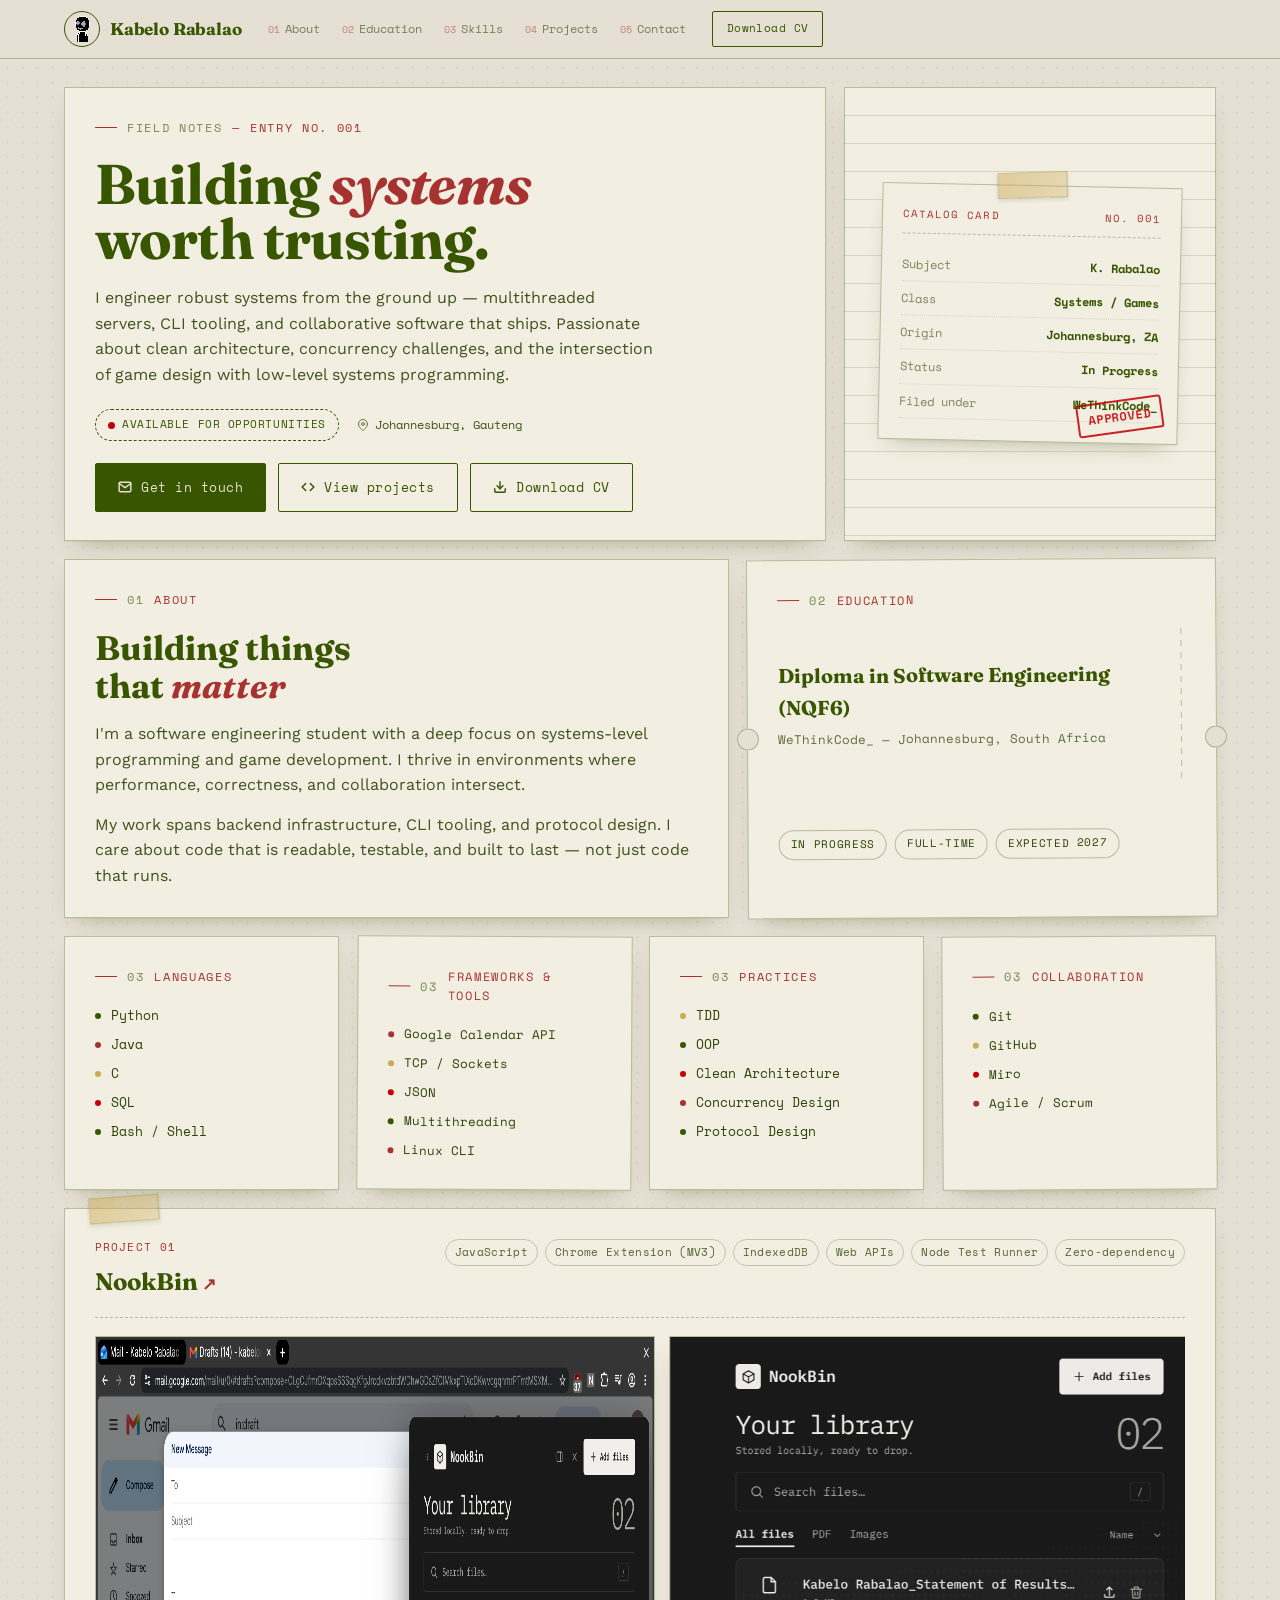
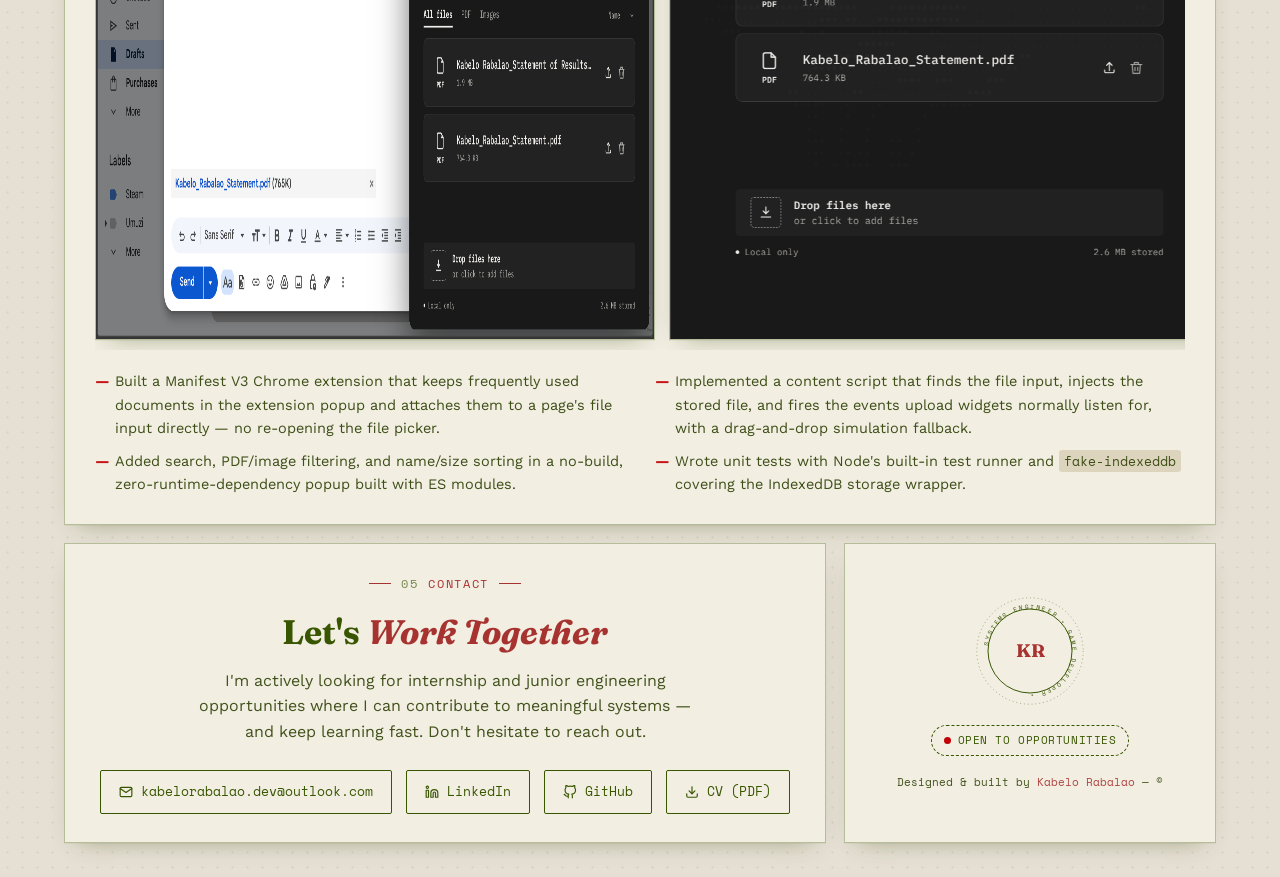
<file: index.html>
<!DOCTYPE html>
<html lang="en">
<head>
    <meta charset="UTF-8" />
    <meta name="viewport" content="width=device-width, initial-scale=1.0" />
    <title>Kabelo Rabalao — Software Engineering Student</title>
    <meta name="theme-color" content="#e6e0d4" />
    <link rel="icon" type="image/svg+xml" href="assets/favicon.svg" />

    <!-- Open Graph / Twitter — og:url + og:image TODO once final domain is live -->
    <meta property="og:title" content="Kabelo Rabalao — Software Engineering Student" />
    <meta property="og:description" content="Portfolio of Kabelo Rabalao, Software Engineering Student specialising in Game & Systems Development." />
    <meta property="og:type" content="website" />
    <meta name="twitter:card" content="summary" />
    <meta name="description" content="Portfolio of Kabelo Rabalao, Software Engineering Student specialising in Game & Systems Development." />

    <link rel="preconnect" href="https://fonts.googleapis.com" />
    <link rel="preconnect" href="https://fonts.gstatic.com" crossorigin />
    <link href="https://fonts.googleapis.com/css2?family=Fraunces:ital,opsz,wght@0,9..144,300..900;1,9..144,300..900&family=Space+Mono:wght@400;700&family=Work+Sans:wght@400;500;600;700;800&display=swap" rel="stylesheet" />

    <link rel="stylesheet" href="css/style.css" />

    <script type="application/ld+json">
    {
      "@context": "https://schema.org",
      "@type": "Person",
      "name": "Kabelo Rabalao",
      "jobTitle": "Software Engineering Student",
      "email": "mailto:kabelorabalao.dev@outlook.com",
      "address": {
        "@type": "PostalAddress",
        "addressLocality": "Johannesburg",
        "addressRegion": "Gauteng",
        "addressCountry": "ZA"
      },
      "alumniOf": { "@type": "Organization", "name": "WeThinkCode_" },
      "sameAs": [
        "https://www.linkedin.com/in/kabelo-rabalao-576933277/",
        "https://github.com/anti00noir"
      ]
    }
    </script>
</head>
<body>

    <!-- ============================================================
         TOPBAR (single nav for all breakpoints)
         ============================================================ -->
    <header class="topbar">
        <div class="topbar-inner">
            <a class="top-brand" href="#hero">
                <span class="brandmark"><img src="assets/meraw-persona.svg" alt="" width="20" height="34"></span>
                <span class="top-name">Kabelo Rabalao</span>
            </a>
            <nav aria-label="Sections">
                <ul class="top-nav" id="site-nav">
                    <li><a href="#about"><span class="n">01</span> About</a></li>
                    <li><a href="#education"><span class="n">02</span> Education</a></li>
                    <li><a href="#skills"><span class="n">03</span> Skills</a></li>
                    <li><a href="#projects"><span class="n">04</span> Projects</a></li>
                    <li><a href="#contact"><span class="n">05</span> Contact</a></li>
                </ul>
            </nav>
            <a href="Kabelo-Rabalao-CV.pdf" class="top-cv" download>Download CV</a>
        </div>
    </header>

    <!-- ============================================================
         BENTO GRID — "Field Archive" tiles
         ============================================================ -->
    <main class="bento" id="top">

        <!-- ================= HERO ================= -->
        <section class="tile tile-hero reveal" data-section="hero">
            <div class="eyebrow"><span class="num">Field Notes</span> — Entry No. 001</div>
            <h2 class="hero-name">Building <em class="accent">systems</em><br/>worth trusting.</h2>
            <p class="hero-summary">I engineer robust systems from the ground up — multithreaded servers, CLI tooling, and collaborative software that ships. Passionate about clean architecture, concurrency challenges, and the intersection of game design with low-level systems programming.</p>
            <div class="hero-meta">
                <div class="status-pill"><span class="status-dot"></span> Available for opportunities</div>
                <p class="side-location">
                    <svg width="12" height="12" viewBox="0 0 24 24" fill="none" stroke="currentColor" stroke-width="2" stroke-linecap="round" stroke-linejoin="round"><path d="M21 10c0 7-9 13-9 13s-9-6-9-13a9 9 0 0 1 18 0z"/><circle cx="12" cy="10" r="3"/></svg>
                    Johannesburg, Gauteng
                </p>
            </div>
            <div class="hero-cta">
                <a href="mailto:kabelorabalao.dev@outlook.com" class="btn btn-primary">
                    <svg width="14" height="14" viewBox="0 0 24 24" fill="none" stroke="currentColor" stroke-width="2.5" stroke-linecap="round" stroke-linejoin="round"><path d="M4 4h16c1.1 0 2 .9 2 2v12c0 1.1-.9 2-2 2H4c-1.1 0-2-.9-2-2V6c0-1.1.9-2 2-2z"/><polyline points="22,6 12,13 2,6"/></svg>
                    Get in touch
                </a>
                <a href="#projects" class="btn btn-outline">
                    <svg width="14" height="14" viewBox="0 0 24 24" fill="none" stroke="currentColor" stroke-width="2.5" stroke-linecap="round" stroke-linejoin="round"><polyline points="16 18 22 12 16 6"/><polyline points="8 6 2 12 8 18"/></svg>
                    View projects
                </a>
                <a href="Kabelo-Rabalao-CV.pdf" class="btn btn-outline" download>
                    <svg width="14" height="14" viewBox="0 0 24 24" fill="none" stroke="currentColor" stroke-width="2.5" stroke-linecap="round" stroke-linejoin="round"><path d="M21 15v4a2 2 0 0 1-2 2H5a2 2 0 0 1-2-2v-4"/><polyline points="7 10 12 15 17 10"/><line x1="12" y1="15" x2="12" y2="3"/></svg>
                    Download CV
                </a>
            </div>
        </section>

        <!-- ================= STATUS / CATALOG CARD ================= -->
        <aside class="tile tile-status reveal" data-section="hero" aria-label="Portfolio at a glance">
            <div class="index-card">
                <span class="tape"></span>
                <div class="index-card-head"><span>Catalog Card</span><span>No. 001</span></div>
                <div class="index-row"><span class="k">Subject</span><span class="v">K. Rabalao</span></div>
                <div class="index-row"><span class="k">Class</span><span class="v">Systems / Games</span></div>
                <div class="index-row"><span class="k">Origin</span><span class="v">Johannesburg, ZA</span></div>
                <div class="index-row"><span class="k">Status</span><span class="v">In Progress</span></div>
                <div class="index-row"><span class="k">Filed under</span><span class="v">WeThinkCode_</span></div>
                <div class="stamp-approved">APPROVED</div>
            </div>
        </aside>

        <!-- ================= ABOUT ================= -->
        <section class="tile tile-about reveal" id="about" data-section="about">
            <div class="eyebrow"><span class="num">01</span> About</div>
            <h2 class="tile-title">Building things<br/>that <em>matter</em></h2>
            <p>I'm a software engineering student with a deep focus on systems-level programming and game development. I thrive in environments where performance, correctness, and collaboration intersect.</p>
            <p>My work spans backend infrastructure, CLI tooling, and protocol design. I care about code that is readable, testable, and built to last — not just code that runs.</p>
        </section>

        <!-- ================= EDUCATION ================= -->
        <section class="tile tile-education reveal tilt-l" id="education" data-section="education">
            <div class="eyebrow"><span class="num">02</span> Education</div>
            <div class="edu-flex">
                <div class="edu-main">
                    <div class="edu-degree">Diploma in Software Engineering (NQF6)</div>
                    <div class="edu-institution">WeThinkCode_ — Johannesburg, South Africa</div>
                </div>
                <div class="edu-divider"></div>
                <div class="edu-meta">
                    <span class="pill">In Progress</span>
                    <span class="pill">Full-Time</span>
                    <span class="pill">Expected 2027</span>
                </div>
            </div>
        </section>

        <!-- ================= SKILLS ================= -->
        <section class="tile tile-skill reveal" id="skills" data-section="skills">
            <div class="eyebrow"><span class="num">03</span> Languages</div>
            <div class="skill-tags">
                <span class="skill-chip"><span class="dot" style="--dc:#385600"></span>Python</span>
                <span class="skill-chip"><span class="dot" style="--dc:#a73330"></span>Java</span>
                <span class="skill-chip"><span class="dot" style="--dc:#ceab53"></span>C</span>
                <span class="skill-chip"><span class="dot" style="--dc:#c30005"></span>SQL</span>
                <span class="skill-chip"><span class="dot" style="--dc:#385600"></span>Bash / Shell</span>
            </div>
        </section>

        <section class="tile tile-skill reveal tilt-r" data-section="skills">
            <div class="eyebrow"><span class="num">03</span> Frameworks &amp; Tools</div>
            <div class="skill-tags">
                <span class="skill-chip"><span class="dot" style="--dc:#a73330"></span>Google Calendar API</span>
                <span class="skill-chip"><span class="dot" style="--dc:#ceab53"></span>TCP / Sockets</span>
                <span class="skill-chip"><span class="dot" style="--dc:#c30005"></span>JSON</span>
                <span class="skill-chip"><span class="dot" style="--dc:#385600"></span>Multithreading</span>
                <span class="skill-chip"><span class="dot" style="--dc:#a73330"></span>Linux CLI</span>
            </div>
        </section>

        <section class="tile tile-skill reveal" data-section="skills">
            <div class="eyebrow"><span class="num">03</span> Practices</div>
            <div class="skill-tags">
                <span class="skill-chip"><span class="dot" style="--dc:#ceab53"></span>TDD</span>
                <span class="skill-chip"><span class="dot" style="--dc:#385600"></span>OOP</span>
                <span class="skill-chip"><span class="dot" style="--dc:#c30005"></span>Clean Architecture</span>
                <span class="skill-chip"><span class="dot" style="--dc:#a73330"></span>Concurrency Design</span>
                <span class="skill-chip"><span class="dot" style="--dc:#385600"></span>Protocol Design</span>
            </div>
        </section>

        <section class="tile tile-skill reveal tilt-l" data-section="skills">
            <div class="eyebrow"><span class="num">03</span> Collaboration</div>
            <div class="skill-tags">
                <span class="skill-chip"><span class="dot" style="--dc:#385600"></span>Git</span>
                <span class="skill-chip"><span class="dot" style="--dc:#ceab53"></span>GitHub</span>
                <span class="skill-chip"><span class="dot" style="--dc:#c30005"></span>Miro</span>
                <span class="skill-chip"><span class="dot" style="--dc:#a73330"></span>Agile / Scrum</span>
            </div>
        </section>

        <!-- ================= PROJECTS ================= -->
        <section class="tile tile-project reveal" id="projects" data-section="projects">
            <span class="tape"></span>
            <div class="project-header">
                <div>
                    <div class="project-number">Project 01</div>
                    <div class="project-name"><a href="https://github.com/anti00noir/nookbin-browser-extension" target="_blank" rel="noopener">NookBin</a></div>
                </div>
                <div class="project-tech-row">
                    <span class="tech-badge">JavaScript</span>
                    <span class="tech-badge">Chrome Extension (MV3)</span>
                    <span class="tech-badge">IndexedDB</span>
                    <span class="tech-badge">Web APIs</span>
                    <span class="tech-badge">Node Test Runner</span>
                    <span class="tech-badge">Zero-dependency</span>
                </div>
            </div>
            <figure class="project-media">
                <img src="assets/nookbin-in-action.png" alt="NookBin popup open over a Gmail compose window, with a stored PDF attached to the message" width="1884" height="1005" loading="lazy">
                <img src="assets/nookbin-popup.png" alt="NookBin popup library view showing stored PDFs with search, filters and sorting" width="931" height="1005" loading="lazy">
            </figure>
            <ul class="project-achievements">
                <li>Built a Manifest V3 Chrome extension that keeps frequently used documents in the extension popup and attaches them to a page's file input directly — no re-opening the file picker.</li>
                <li>Implemented a content script that finds the file input, injects the stored file, and fires the events upload widgets normally listen for, with a drag-and-drop simulation fallback.</li>
                <li>Added search, PDF/image filtering, and name/size sorting in a no-build, zero-runtime-dependency popup built with ES modules.</li>
                <li>Wrote unit tests with Node's built-in test runner and <code>fake-indexeddb</code> covering the IndexedDB storage wrapper.</li>
            </ul>
        </section>

        <!-- ================= CONTACT ================= -->
        <section class="tile tile-contact reveal" id="contact" data-section="contact">
            <div class="eyebrow eyebrow-center"><span class="num">05</span> Contact</div>
            <h2 class="tile-title">Let's <em>Work Together</em></h2>
            <p>I'm actively looking for internship and junior engineering opportunities where I can contribute to meaningful systems — and keep learning fast. Don't hesitate to reach out.</p>
            <div class="contact-links">
                <a href="mailto:kabelorabalao.dev@outlook.com" class="contact-link">
                    <svg width="14" height="14" viewBox="0 0 24 24" fill="none" stroke="currentColor" stroke-width="2" stroke-linecap="round" stroke-linejoin="round"><path d="M4 4h16c1.1 0 2 .9 2 2v12c0 1.1-.9 2-2 2H4c-1.1 0-2-.9-2-2V6c0-1.1.9-2 2-2z"/><polyline points="22,6 12,13 2,6"/></svg>
                    kabelorabalao.dev@outlook.com
                </a>
                <a href="https://www.linkedin.com/in/kabelo-rabalao-576933277/" target="_blank" rel="noopener" class="contact-link">
                    <svg width="14" height="14" viewBox="0 0 24 24" fill="none" stroke="currentColor" stroke-width="2" stroke-linecap="round" stroke-linejoin="round"><path d="M16 8a6 6 0 0 1 6 6v7h-4v-7a2 2 0 0 0-2-2 2 2 0 0 0-2 2v7h-4v-7a6 6 0 0 1 6-6z"/><rect x="2" y="9" width="4" height="12"/><circle cx="4" cy="4" r="2"/></svg>
                    LinkedIn
                </a>
                <a href="https://github.com/anti00noir" target="_blank" rel="noopener" class="contact-link">
                    <svg width="14" height="14" viewBox="0 0 24 24" fill="none" stroke="currentColor" stroke-width="2" stroke-linecap="round" stroke-linejoin="round"><path d="M9 19c-5 1.5-5-2.5-7-3m14 6v-3.87a3.37 3.37 0 0 0-.94-2.61c3.14-.35 6.44-1.54 6.44-7A5.44 5.44 0 0 0 20 4.77 5.07 5.07 0 0 0 19.91 1S18.73.65 16 2.48a13.38 13.38 0 0 0-7 0C6.27.65 5.09 1 5.09 1A5.07 5.07 0 0 0 5 4.77a5.44 5.44 0 0 0-1.5 3.78c0 5.42 3.3 6.61 6.44 7A3.37 3.37 0 0 0 9 18.13V22"/></svg>
                    GitHub
                </a>
                <a href="Kabelo-Rabalao-CV.pdf" class="contact-link" download>
                    <svg width="14" height="14" viewBox="0 0 24 24" fill="none" stroke="currentColor" stroke-width="2" stroke-linecap="round" stroke-linejoin="round"><path d="M21 15v4a2 2 0 0 1-2 2H5a2 2 0 0 1-2-2v-4"/><polyline points="7 10 12 15 17 10"/><line x1="12" y1="15" x2="12" y2="3"/></svg>
                    CV (PDF)
                </a>
            </div>
        </section>

        <!-- ================= FOOTER TILE ================= -->
        <footer class="tile tile-footer reveal">
            <div class="stamp-wrap">
                <svg class="stamp-badge" viewBox="0 0 160 160" width="112" height="112" aria-hidden="true">
                    <defs>
                        <path id="stampCircle" d="M80,80 m-60,0 a60,60 0 1,1 120,0 a60,60 0 1,1 -120,0" />
                    </defs>
                    <circle cx="80" cy="80" r="76" fill="none" stroke="#385600" stroke-width="1" stroke-dasharray="1.5 4" opacity=".6"/>
                    <circle cx="80" cy="80" r="60" fill="none" stroke="#385600" stroke-width="1.4"/>
                    <text font-family="'Space Mono', monospace" font-size="8.6" letter-spacing="2.2" fill="#385600">
                        <textPath href="#stampCircle" startOffset="2%">SYSTEMS ENGINEER • GAME DEVELOPER •</textPath>
                    </text>
                    <text x="80" y="88" text-anchor="middle" font-family="'Fraunces', serif" font-weight="700" font-size="26" fill="#a73330">KR</text>
                </svg>
            </div>
            <div class="status-pill foot-open"><span class="status-dot"></span> Open to opportunities</div>
            <p class="foot-credit">Designed &amp; built by <span>Kabelo Rabalao</span> — &copy; <span id="year"></span></p>
        </footer>

    </main>

</body>
</html>
</file>
<file: css/style.css>
/* ============================================================
   TOKENS
   ============================================================ */
:root{
  --paper:#e6e0d4;
  --paper-alt:#dcd2ba;
  --card:#f2eee2;
  --olive:#385600;
  --olive-soft:#4c7100;
  --gold:#ceab53;
  --brick:#a73330;
  --red:#c30005;
  --ink:#2f4207;
  --line: rgba(56,86,0,.32);
  --line-soft: rgba(56,86,0,.16);
  --shadow: 0 1px 0 rgba(47,66,7,.05), 0 10px 24px -14px rgba(47,66,7,.45);

  --f-display:'Fraunces', serif;
  --f-mono:'Space Mono', monospace;
  --f-body:'Work Sans', sans-serif;

  --topbar-h: 58px;
}

*,*::before,*::after{ box-sizing:border-box; }
html{ scroll-behavior:smooth; }
@media (prefers-reduced-motion: reduce){
  html{ scroll-behavior:auto; }
  *,*::before,*::after{ animation-duration:0.001ms !important; animation-iteration-count:1 !important; transition-duration:0.001ms !important; scroll-behavior:auto !important; }
}

body{
  margin:0;
  font-family:var(--f-body);
  color:var(--ink);
  background-color:var(--paper);
  background-image:
    radial-gradient(circle, rgba(56,86,0,.07) 1px, transparent 1.4px);
  background-size:15px 15px;
  line-height:1.6;
  -webkit-font-smoothing:antialiased;
}

img{ max-width:100%; display:block; }
a{ color:inherit; }
h1,h2,h3,h4{ margin:0; font-family:var(--f-display); font-weight:700; color:var(--olive); }
h2 em{ font-style:italic; color:var(--brick); }
p{ margin:0; }
ul{ margin:0; padding:0; list-style:none; }
button{ font-family:inherit; }

::selection{ background:var(--gold); color:var(--olive); }

a:focus-visible, button:focus-visible{
  outline:2px solid var(--red);
  outline-offset:3px;
  border-radius:2px;
}

/* ============================================================
   SHARED BITS
   ============================================================ */
.eyebrow{
  font-family:var(--f-mono);
  font-size:12px;
  letter-spacing:.14em;
  text-transform:uppercase;
  color:var(--brick);
  display:flex;
  align-items:center;
  gap:10px;
  margin-bottom:20px;
}
.eyebrow::before{
  content:"";
  width:22px; height:1px;
  background:var(--brick);
  flex:none;
}
.eyebrow .num{ color:var(--olive); opacity:.65; }
.eyebrow-center{ justify-content:center; }
.eyebrow-center::after{ content:""; width:22px; height:1px; background:var(--brick); flex:none; }

.tape{
  position:absolute;
  width:70px; height:26px;
  background:linear-gradient(120deg, rgba(206,171,83,.55), rgba(206,171,83,.35));
  border:1px solid rgba(56,86,0,.15);
  box-shadow:0 2px 4px rgba(47,66,7,.15);
  opacity:.9;
}

.btn{
  font-family:var(--f-mono);
  font-size:13px;
  letter-spacing:.04em;
  text-decoration:none;
  display:inline-flex;
  align-items:center;
  gap:9px;
  padding:13px 22px;
  border-radius:2px;
  border:1.5px solid var(--olive);
  cursor:pointer;
  transition:transform .18s ease, background .18s ease, color .18s ease;
}
.btn svg{ flex:none; }
.btn-primary{ background:var(--olive); color:var(--paper); }
.btn-primary:hover{ transform:translate(-2px,-2px); background:var(--ink); }
.btn-outline{ background:transparent; color:var(--olive); }
.btn-outline:hover{ transform:translate(-2px,-2px); background:var(--olive); color:var(--paper); }

.pill{
  font-family:var(--f-mono);
  font-size:11px;
  letter-spacing:.06em;
  text-transform:uppercase;
  padding:5px 11px;
  border:1px solid var(--line);
  border-radius:20px;
  color:var(--ink);
  background:var(--card);
}

/* ============================================================
   TOPBAR — single navigation for all breakpoints
   ============================================================ */
.topbar{
  position:sticky;
  top:0;
  z-index:40;
  background:var(--paper);
  border-bottom:1px solid var(--line);
}
.topbar-inner{
  max-width:1200px;
  margin:0 auto;
  padding:10px 24px;
  min-height:var(--topbar-h);
  display:flex;
  align-items:center;
  gap:16px;
}
.top-brand{
  display:flex;
  align-items:center;
  gap:10px;
  text-decoration:none;
}
.brandmark{
  width:36px; height:36px;
  border-radius:50%;
  border:1.5px solid var(--olive);
  display:flex; align-items:center; justify-content:center;
  color:var(--olive);
  flex:none;
}
.brandmark img{ display:block; width:15px; height:auto; }
.top-name{
  font-family:var(--f-display);
  font-weight:700;
  font-size:17px;
  color:var(--olive);
  letter-spacing:-.01em;
  white-space:nowrap;
}
.top-nav{
  display:flex;
  gap:2px;
  margin-left:auto;
  list-style:none;
}
.top-nav a{
  position:relative;
  display:inline-flex;
  align-items:baseline;
  gap:5px;
  font-family:var(--f-mono);
  font-size:12px;
  text-decoration:none;
  padding:8px 10px;
  color:var(--ink);
  opacity:.6;
  white-space:nowrap;
  transition:opacity .2s ease, color .2s ease;
}
.top-nav a .n{ color:var(--brick); font-size:10px; opacity:.9; }
.top-nav a:hover{ opacity:1; color:var(--olive); }
.top-nav a.active{
  opacity:1;
  color:var(--olive);
  font-weight:700;
}
.top-nav a.active::after{
  content:"";
  position:absolute;
  left:10px; right:10px; bottom:1px;
  height:2px;
  background:var(--red);
}
.top-cv{
  font-family:var(--f-mono);
  font-size:11px;
  letter-spacing:.04em;
  text-decoration:none;
  color:var(--olive);
  border:1.5px solid var(--olive);
  border-radius:2px;
  padding:8px 14px;
  white-space:nowrap;
  transition:background .18s ease, color .18s ease;
}
.top-cv:hover{ background:var(--olive); color:var(--paper); }

/* ============================================================
   BENTO GRID — "Field Archive" tiles
   ============================================================ */
.bento{
  max-width:1200px;
  margin:0 auto;
  padding:28px 24px 34px;
  display:grid;
  grid-template-columns:repeat(12, 1fr);
  gap:18px;
  align-items:stretch;
}

.tile{
  position:relative;
  min-width:0;
  background:var(--card);
  border:1px solid var(--line);
  box-shadow:var(--shadow);
  padding:30px 30px 28px;
  scroll-margin-top:78px;
}

.tilt-l{ rotate:-.35deg; }
.tilt-r{ rotate:.35deg; }

.tile .eyebrow{ margin-bottom:20px; }
.tile-title{
  font-size:clamp(26px,3vw,34px);
  line-height:1.12;
  margin-bottom:16px;
}
.tile p{ opacity:.9; }
.tile p + p{ margin-top:14px; }

/* ---------------- HERO TILE (span 8) ---------------- */
.tile-hero{ grid-column:span 8; }
.hero-name{
  font-size:clamp(36px,4.6vw,56px);
  line-height:.98;
  letter-spacing:-.015em;
  margin:6px 0 18px;
}
.hero-name .accent{ font-style:italic; }
.hero-summary{
  font-size:16px;
  color:var(--ink);
  opacity:.88;
  max-width:56ch;
  margin-bottom:22px;
  margin-left:0;
}
.hero-meta{
  display:flex;
  flex-wrap:wrap;
  align-items:center;
  gap:10px 18px;
  margin-bottom:22px;
}
.hero-cta{ display:flex; flex-wrap:wrap; gap:12px; }

/* ---------------- STATUS TILE (span 4) ---------------- */
.tile-status{
  grid-column:span 4;
  display:flex;
  align-items:center;
  justify-content:center;
  padding:34px 24px;
  background-image:repeating-linear-gradient(transparent 0 27px, var(--line-soft) 27px 28px);
}

.status-pill{
  display:inline-flex; align-items:center; gap:7px;
  font-family:var(--f-mono);
  font-size:11px;
  letter-spacing:.05em;
  text-transform:uppercase;
  padding:6px 12px;
  border:1px dashed var(--olive);
  border-radius:20px;
  color:var(--olive);
}
.status-dot{
  width:7px; height:7px; border-radius:50%;
  background:var(--red);
  box-shadow:0 0 0 0 rgba(195,0,5,.5);
  animation:pulse 2.4s ease-out infinite;
}
@keyframes pulse{
  0%{ box-shadow:0 0 0 0 rgba(195,0,5,.45); }
  70%{ box-shadow:0 0 0 7px rgba(195,0,5,0); }
  100%{ box-shadow:0 0 0 0 rgba(195,0,5,0); }
}

.side-location{
  font-family:var(--f-mono);
  font-size:11.5px;
  display:flex; align-items:center; gap:6px;
  color:var(--ink);
  opacity:.75;
}
.side-location svg{ flex:none; opacity:.8; }

.index-card{
  position:relative;
  width:100%;
  max-width:300px;
  background:var(--card);
  border:1px solid var(--line);
  box-shadow:var(--shadow);
  padding:22px 20px 20px;
  transform:rotate(1.2deg);
}
.index-card .tape{ top:-14px; left:50%; transform:translateX(-50%) rotate(-3deg); }
.index-card-head{
  font-family:var(--f-mono);
  font-size:10.5px;
  letter-spacing:.1em;
  text-transform:uppercase;
  color:var(--brick);
  border-bottom:1px dashed var(--line);
  padding-bottom:10px;
  margin-bottom:14px;
  display:flex; justify-content:space-between;
}
.index-row{
  display:flex; justify-content:space-between; gap:10px;
  font-family:var(--f-mono);
  font-size:12px;
  padding:7px 0;
  border-bottom:1px dotted var(--line-soft);
}
.index-row:last-of-type{ border-bottom:none; }
.index-row .k{ opacity:.6; }
.index-row .v{ text-align:right; font-weight:700; color:var(--olive); }
.stamp-approved{
  position:absolute;
  right:14px; bottom:10px;
  font-family:var(--f-mono);
  font-weight:700; font-size:12px;
  letter-spacing:.08em;
  color:var(--red);
  border:2px solid var(--red);
  padding:5px 9px;
  border-radius:3px;
  transform:rotate(-9deg);
  opacity:.85;
}

/* ---------------- ABOUT TILE (span 7) ---------------- */
.tile-about{ grid-column:span 7; }

/* ---------------- EDUCATION TILE (span 5) ----------------
   The tile *is* the ticket — punched holes at the edges. */
.tile-education{
  grid-column:span 5;
  display:flex;
  flex-direction:column;
  padding-right:34px;
}
.tile-education::before,.tile-education::after{
  content:"";
  position:absolute;
  width:22px; height:22px;
  background:var(--paper);
  border-radius:50%;
  top:50%; transform:translateY(-50%);
  box-shadow:inset 0 0 0 1px var(--line);
}
.tile-education::before{ left:-11px; }
.tile-education::after{ right:-11px; }
.edu-flex{
  display:flex;
  align-items:center;
  gap:20px;
  flex-wrap:wrap;
  flex:1;
}
.edu-main{ flex:1; min-width:200px; }
.edu-degree{
  font-family:var(--f-display);
  font-weight:700;
  font-size:20px;
  color:var(--olive);
  margin-bottom:6px;
}
.edu-institution{ font-family:var(--f-mono); font-size:12.5px; opacity:.75; }
.edu-meta{ display:flex; gap:8px; flex-wrap:wrap; }
.edu-divider{
  width:1px;
  align-self:stretch;
  background:repeating-linear-gradient(var(--line) 0 6px, transparent 6px 12px);
}

/* ---------------- SKILL TILES (span 3 × 4) ---------------- */
.tile-skill{ grid-column:span 3; }
.skill-group-title{
  font-family:var(--f-mono);
  font-size:11px;
  letter-spacing:.08em;
  text-transform:uppercase;
  color:var(--brick);
  margin-bottom:14px;
  padding-bottom:10px;
  border-bottom:1px dashed var(--line);
}
.skill-tags{ display:flex; flex-direction:column; gap:9px; }
.skill-chip{
  display:flex; align-items:center; gap:10px;
  font-family:var(--f-mono);
  font-size:12.5px;
  color:var(--ink);
}
.skill-chip .dot{ width:6px; height:6px; border-radius:50%; flex:none; background:var(--dc,var(--olive)); }

/* ---------------- PROJECT TILE (span 12) ---------------- */
.tile-project{ grid-column:span 12; }
.tile-project .tape{ top:-13px; left:24px; transform:rotate(-4deg); }

.project-header{
  display:flex; justify-content:space-between; align-items:flex-start;
  gap:14px; flex-wrap:wrap;
  border-bottom:1px dashed var(--line);
  padding-bottom:16px; margin-bottom:18px;
}
.project-number{
  font-family:var(--f-mono); font-size:11px; letter-spacing:.1em;
  color:var(--brick); text-transform:uppercase; margin-bottom:6px;
}
.project-name{ font-family:var(--f-display); font-weight:700; font-size:24px; color:var(--olive); }
.project-name a{ color:inherit; text-decoration:none; }
.project-name a::after{ content:" ↗"; font-size:.7em; color:var(--brick); }
.project-name a:hover{ color:var(--brick); }
.project-tech-row{ display:flex; flex-wrap:wrap; gap:7px; }
.tech-badge{
  font-family:var(--f-mono); font-size:10.5px; letter-spacing:.03em;
  padding:4px 9px; border:1px solid var(--line); border-radius:20px;
  color:var(--ink); opacity:.8;
}

/* horizontal snap-scroll screenshot strip */
.project-media{
  display:flex;
  gap:14px;
  margin:0 0 20px;
  overflow-x:auto;
  scroll-snap-type:x mandatory;
  padding-bottom:10px;
  scrollbar-color:var(--line) transparent;
  scrollbar-width:thin;
}
.project-media img{
  flex:0 0 auto;
  width:min(560px, 82%);
  height:auto;
  border:1px solid var(--line);
  box-shadow:var(--shadow);
  scroll-snap-align:start;
}

.project-achievements{
  display:grid;
  grid-template-columns:1fr 1fr;
  gap:10px 30px;
}
.project-achievements li{
  position:relative;
  padding-left:20px;
  font-size:14.5px;
  opacity:.92;
}
.project-achievements li::before{
  content:"—";
  position:absolute; left:0; top:0;
  color:var(--red); font-weight:700;
}
.project-achievements code{
  font-family:var(--f-mono);
  background:var(--paper-alt);
  padding:1px 5px;
  border-radius:3px;
  font-size:.92em;
}

/* ---------------- CONTACT TILE (span 8) ---------------- */
.tile-contact{
  grid-column:span 8;
  text-align:center;
}
.tile-contact > p{ max-width:52ch; margin:0 auto; }
.contact-links{
  display:flex; gap:14px; justify-content:center; flex-wrap:wrap;
  margin-top:26px;
}
.contact-link{
  display:inline-flex; align-items:center; gap:8px;
  font-family:var(--f-mono); font-size:12.5px;
  text-decoration:none;
  padding:11px 18px;
  border:1px solid var(--olive);
  border-radius:2px;
  color:var(--olive);
  background:var(--card);
  transition:background .18s ease, color .18s ease, transform .18s ease;
}
.contact-link:hover{ background:var(--olive); color:var(--paper); transform:translateY(-2px); }

/* ---------------- FOOTER TILE (span 4) ---------------- */
.tile-footer{
  grid-column:span 4;
  display:flex;
  flex-direction:column;
  align-items:center;
  justify-content:center;
  gap:18px;
  text-align:center;
  padding:28px 22px;
}
.stamp-wrap{ width:112px; height:112px; }
.stamp-badge{
  width:100%; height:100%;
  animation:spin 50s linear infinite;
  transform-origin:80px 80px;
}
@keyframes spin{ to{ transform:rotate(360deg); } }
.foot-credit{
  font-family:var(--f-mono);
  font-size:11px;
  color:var(--ink);
  opacity:.65;
}
.foot-credit span{ color:var(--brick); }

/* ============================================================
   REVEAL ANIMATION
   ============================================================ */
.js .reveal{ opacity:0; transform:translateY(16px); transition:opacity .6s ease, transform .6s ease; }
.js .reveal.in-view{ opacity:1; transform:translateY(0); }

/* ============================================================
   RESPONSIVE
   ============================================================ */
@media (max-width:1080px){
  /* hero takes the full row; status pairs with about */
  .tile-hero{ grid-column:span 12; }
  .tile-status{ grid-column:span 5; }
  .tile-about{ grid-column:span 7; }
  .tile-education{ grid-column:span 12; }
  .tile-skill{ grid-column:span 6; }
  /* wide tiles: chips flow horizontally instead of stacking */
  .skill-tags{ flex-direction:row; flex-wrap:wrap; gap:10px 20px; }
  .tile-project{ grid-column:span 12; }
  .tile-contact{ grid-column:span 12; }
  .tile-footer{ grid-column:span 12; }
  .tile-footer{ flex-direction:row; flex-wrap:wrap; justify-content:center; gap:14px 28px; }
}

@media (max-width:860px){
  .topbar-inner{ flex-wrap:wrap; row-gap:0; }
  .top-nav{
    order:3;
    width:100%;
    margin-left:-10px;
    overflow-x:auto;
    scrollbar-width:none;
  }
  .top-nav::-webkit-scrollbar{ display:none; }
  .top-cv{ margin-left:auto; }
}

@media (max-width:640px){
  .bento{ gap:14px; padding:18px 14px 26px; }
  .tile{ padding:24px 20px 22px; scroll-margin-top:96px; }
  .tile-hero{ grid-column:span 12; }
  .tile-status{ grid-column:span 12; padding:28px 20px; }
  .tile-about,
  .tile-education,
  .tile-skill{ grid-column:span 12; }
  .tile-education{ padding-right:20px; }
  .edu-flex{ flex-direction:column; align-items:flex-start; }
  .edu-divider{ display:none; }
  .project-media img{ width:86%; }
  .project-achievements{ grid-template-columns:1fr; }
  .contact-links{ flex-direction:column; align-items:stretch; }
  .contact-link{ justify-content:center; }
  .top-name{ font-size:15px; }
}
</file>
